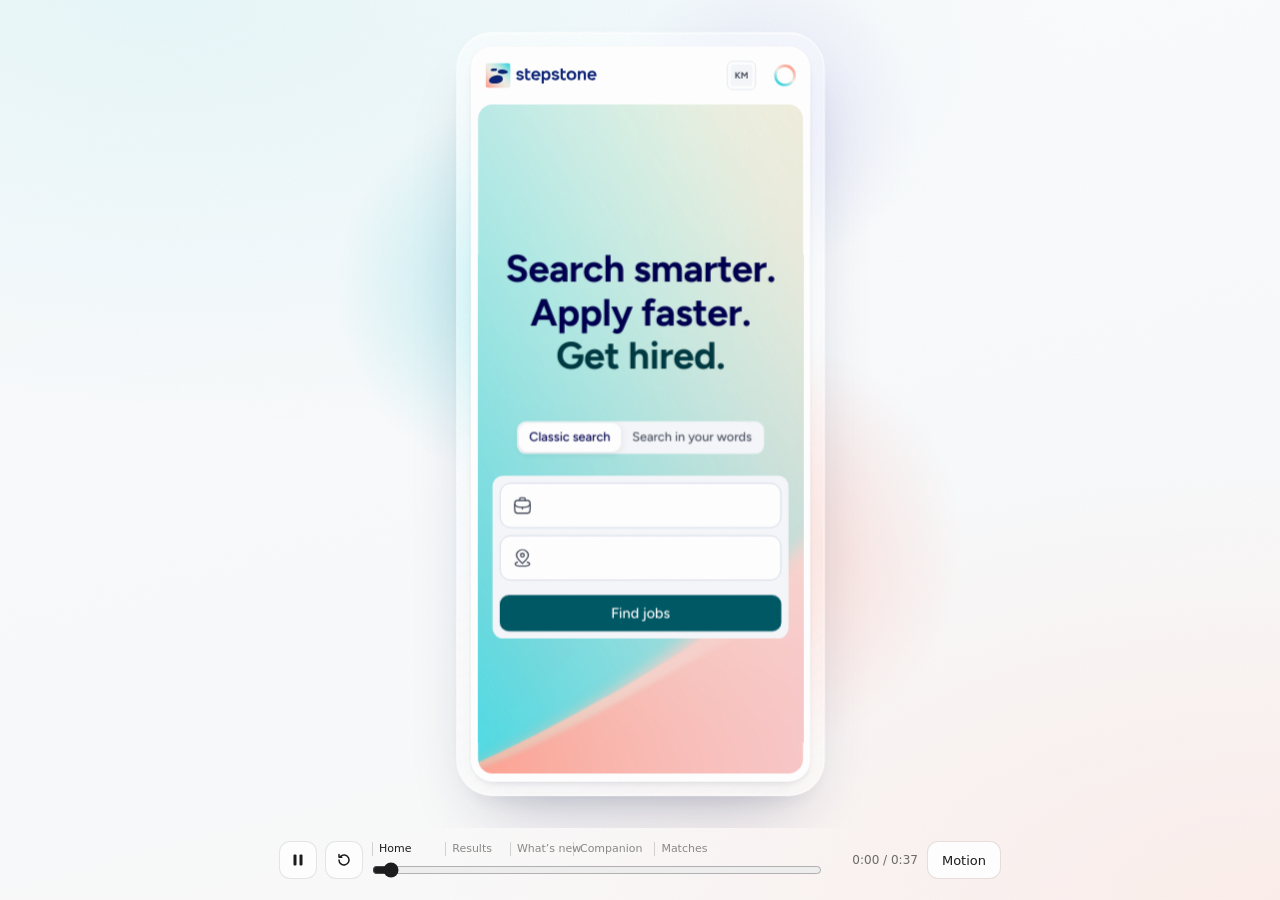
<file: demos/stepstone/index.html>
<!doctype html>
<html lang="en">
  <head>
    <meta charset="utf-8" />
    <meta name="viewport" content="width=device-width, initial-scale=1" />
    <title>Stepstone — AI job search, product demo</title>
    <link rel="preconnect" href="https://fonts.googleapis.com" />
    <link rel="preconnect" href="https://fonts.gstatic.com" crossorigin />
    <!-- Relative Pro (Genesis) is proprietary: use it if installed locally,
         otherwise Figtree is the closest open match in rhythm and shapes. -->
    <link
      href="https://fonts.googleapis.com/css2?family=Figtree:wght@400;500;700&display=swap"
      rel="stylesheet"
    />
    <link rel="stylesheet" href="demo.css?v=4" />
  </head>
  <body>
    <main class="viewer">
      <div class="stage" id="stage">
        <div class="fitbox" id="fitbox">
          <span class="orb orb--teal" aria-hidden="true"></span>
          <span class="orb orb--lilac" aria-hidden="true"></span>
          <span class="orb orb--peach" aria-hidden="true"></span>
          <div class="cam" id="cam">
            <div class="glass" aria-hidden="true"></div>
            <div class="phone" id="phone" aria-label="Animated product demo" role="img">

              <!-- ═════════ BASE: header shared by Home + Results ═════════ -->
              <header class="hdr" id="hdr">
                <div class="brand" id="brand">
                  <span class="brand-icon">
                    <img class="brand-bg" src="assets/logo-bg.svg" alt="" />
                    <img class="brand-stones" src="assets/logo-stones.svg" alt="" />
                  </span>
                  <img class="brand-word" src="assets/wordmark.svg" alt="stepstone" />
                </div>
                <div class="menu" id="menu">
                  <span class="avatar"><span><i>KM</i></span></span>
                  <img class="spin24" id="hdrSpin" src="assets/ai-spinner.svg" alt="" />
                </div>
              </header>

              <!-- ═════════ STATE 1: Home / Search ═════════ -->
              <section class="home" id="home">
                <div class="hero-bg" id="heroBg">
                  <img class="hero-grad" id="heroGrad" src="assets/home-gradient.png" alt="" />
                </div>
                <div class="hero-content">
                  <h1 class="headline" id="headline">
                    <span>Search smarter.</span>
                    <span>Apply faster.</span>
                    <span class="hired">Get hired.</span>
                  </h1>
                  <div class="search-options">
                    <div class="seg" id="seg">
                      <span class="seg-item is-on">Classic search</span>
                      <span class="seg-item">Search in your words</span>
                    </div>
                    <div class="fields" id="fields">
                      <div class="field" id="inJob">
                        <img src="assets/icon-jobs.svg" alt="" />
                        <span class="field-val"><span id="valJob" data-text="Product Manager"></span><i class="caret" id="caretJob"></i></span>
                      </div>
                      <div class="field" id="inLoc">
                        <img src="assets/icon-location.svg" alt="" />
                        <span class="field-val"><span id="valLoc" data-text="London"></span><i class="caret" id="caretLoc"></i></span>
                      </div>
                      <div class="btn btn-primary btn-block" id="findBtn">Find jobs</div>
                    </div>
                  </div>
                </div>
              </section>

              <!-- Shared surface: search fields → compact criteria header -->
              <div class="morph" id="morphFields"></div>

              <!-- ═════════ STATE 2: Search results ═════════ -->
              <section class="results" id="results">
                <div class="search-track">
                  <div class="track-tabs">
                    <span class="track-plus" id="trackPlus"><img src="assets/icon-plus.svg" alt="" /></span>
                    <span class="track-tab" id="trackTab">
                      <span class="track-tab-label" id="tabLabel">Product Manager</span>
                      <img src="assets/icon-remove.svg" alt="" />
                    </span>
                  </div>
                  <div class="content-area" id="contentArea">
                    <div class="search-content">
                      <div class="chips">
                        <span class="chip" id="chipJob"><span id="chipJobLabel">Product Manager</span></span>
                        <span class="chip" id="chipLoc"><span id="chipLocLabel">London</span><b class="mi" id="chipLocMi">+10mi</b></span>
                      </div>
                      <span class="pencil" id="pencil"><img src="assets/icon-pencil.svg" alt="" /></span>
                    </div>
                    <div class="impact" id="impact">
                      <span class="jobs-count"><img src="assets/icon-jobs16.svg" alt="" />453 Jobs</span>
                      <span class="fit fit--plain"><i class="bar"><b></b><b></b><b></b></i>Strong search</span>
                    </div>
                  </div>
                </div>

                <div class="list" id="list">
                  <div class="toolbar" id="toolbar">
                    <span class="tool"><img src="assets/icon-filter.svg" alt="" />Filters<b class="count">2</b></span>
                    <span class="tool">Best match<img src="assets/icon-sort.svg" alt="" class="sort" /></span>
                  </div>

                  <article class="job" id="job1">
                    <div class="job-top">
                      <span class="co-logo"><img src="assets/logo-wise.png" alt="" /></span>
                      <span class="job-feedback">
                        <img src="assets/icon-not-for-me.svg" alt="" />
                        <img src="assets/icon-heart.svg" alt="" />
                      </span>
                    </div>
                    <div class="job-role">
                      <span class="job-co">Wise</span>
                      <span class="job-title">Senior Product manager</span>
                    </div>
                    <div class="job-body">
                      <div class="job-meta">
                        <span><img src="assets/icon-map-marker.svg" alt="" class="i-marker" />London</span>
                        <span><img src="assets/icon-clock.svg" alt="" />Full time</span>
                        <span><img src="assets/icon-salary.svg" alt="" />69,000 - 91,000 £/year*</span>
                      </div>
                      <div class="ai-summary">
                        <span class="ai-summary-text">In this role you’ll help teams in a live environment. A CSCS card, own tools and previous experience fitting kitchens in live environments is required.</span>
                        <span class="ai-summary-btn"><img src="assets/icon-chevron-down.svg" alt="" /></span>
                      </div>
                      <div class="job-foot">
                        <span class="fit" id="fitJob1"><i class="bar"><b></b><b></b><b></b></i>High interview chance!</span>
                        <span class="posted">1 day ago</span>
                      </div>
                    </div>
                  </article>

                  <article class="job" id="job2">
                    <div class="job-top">
                      <span class="co-logo"><img src="assets/logo-gitlab.svg" alt="" /></span>
                      <span class="job-feedback">
                        <img src="assets/icon-not-for-me.svg" alt="" />
                        <img src="assets/icon-heart.svg" alt="" />
                      </span>
                    </div>
                    <div class="job-role">
                      <span class="job-co">Gitlab</span>
                      <span class="job-title">Senior Product manager</span>
                    </div>
                    <div class="job-body">
                      <div class="job-meta">
                        <span><img src="assets/icon-map-marker.svg" alt="" class="i-marker" />London</span>
                        <span><img src="assets/icon-clock.svg" alt="" />Full time</span>
                        <span><img src="assets/icon-salary.svg" alt="" />69,000 - 91,000 €/year*</span>
                      </div>
                      <div class="ai-summary">
                        <span class="ai-summary-text">In this role you’ll install display kitchens in a live showroom environment. A CSCS card, own tools and previous experience fitting kitchens in live environments is required.</span>
                        <span class="ai-summary-btn"><img src="assets/icon-chevron-down.svg" alt="" /></span>
                      </div>
                      <div class="job-foot">
                        <span class="fit"><i class="bar"><b></b><b></b><b></b></i>Strong fit!</span>
                        <span class="posted">1 day ago</span>
                      </div>
                    </div>
                  </article>
                </div>
              </section>

              <!-- ═════════ STATE 3: What's new ═════════ -->
              <div class="overlay" id="overlay"></div>
              <!-- Shared surface: modal card → Companion page -->
              <div class="sheet" id="sheet"></div>
              <div class="modal" id="modal">
                <div class="modal-head">
                  <div class="modal-tagrow" id="mTag">
                    <span class="tag-new">What’s new</span>
                    <img src="assets/icon-close.svg" alt="" class="modal-close" />
                  </div>
                  <h2 class="modal-title" id="mTitle">Your personal AI job agent</h2>
                </div>
                <p class="modal-body" id="mBody">Compare jobs side by side, check salaries, refine your search by asking, and see which jobs fit you best and why.</p>
                <div class="modal-foot" id="mFoot">
                  <span class="btn btn-link" id="laterBtn">Try it later</span>
                  <span class="btn btn-primary" id="tryBtn">Try it now</span>
                </div>
              </div>

              <!-- Shared surface: suggestion card → user request bubble -->
              <div class="morph" id="morphBubble"></div>

              <!-- ═════════ STATE 4: Companion intro ═════════ -->
              <section class="companion" id="companion">
                <img class="back" id="back" src="assets/icon-back.svg" alt="" />
                <div class="comp-content">
                  <div class="welcome">
                    <p class="intro" id="intro">Hi, I’m <span class="lisa">Lisa</span>, the Stepstone-AI for your job searches and applications.</p>
                    <p class="intro-desc" id="introDesc">Whether you're looking for the right job, fine-tuning your CV, or ready to apply — I'm here to help.</p>
                  </div>
                  <div class="suggestions" id="suggestions">
                    <div class="sugg-head" id="suggHead">
                      <span>Suggestions</span>
                      <span class="tracker"><i class="on"></i><i></i><i></i></span>
                    </div>
                    <div class="sugg-row">
                      <div class="prompt" id="prompt1">
                        <img src="assets/icon-fire.svg" alt="" class="prompt-icon" id="p1Icon" />
                        <span class="prompt-label" id="p1Label">Show my strongest matches and why</span>
                        <img src="assets/icon-arrow-up.svg" alt="" class="prompt-arrow" id="p1Arrow" />
                      </div>
                      <div class="prompt" id="prompt2">
                        <img src="assets/icon-suggest.svg" alt="" class="prompt-icon" />
                        <span class="prompt-label">Help me understand my results</span>
                        <img src="assets/icon-arrow-up.svg" alt="" class="prompt-arrow" />
                      </div>
                      <div class="prompt" id="prompt3">
                        <img src="assets/icon-fire.svg" alt="" class="prompt-icon" />
                        <span class="prompt-label">Get answers about my job search</span>
                        <img src="assets/icon-arrow-up.svg" alt="" class="prompt-arrow" />
                      </div>
                    </div>
                  </div>
                </div>
                <!-- Persistent interaction area (shared by intro + matches) -->
                <div class="interaction" id="interaction">
                  <div class="ask">
                    <span class="ask-ph">Ask anything...</span>
                    <span class="ask-send"><img src="assets/icon-arrow-up.svg" alt="" /></span>
                  </div>
                  <p class="disclaimer">Lisa is an AI assistant and may make mistakes.<br />Learn more in our <u>Privacy Policy</u> and our <u>AI-FAQ</u>s.</p>
                </div>
              </section>

              <!-- ═════════ STATE 5: Personalised matches ═════════ -->
              <section class="chat" id="chat">
                <div class="chat-inner" id="chatInner">
                  <div class="bubble" id="bubble"><span>Show my strongest matches and why</span></div>
                  <p class="answer" id="answer">Focusing on roles that lean into that "Design Engineering" hybrid you’re after—where the AI isn't just a feature, but core to the product.</p>
                  <div class="suggested">
                    <div class="matches" id="matches">
                      <div class="match">
                        <div class="match-head" id="m1Head">
                          <span class="co-logo co-logo--lg"><img src="assets/logo-synthesia.jpg" alt="" /></span>
                          <span class="match-names"><span>Synthesia</span><b>Principal Product Designer</b></span>
                          <img src="assets/icon-chevron-down.svg" alt="" class="match-chev" />
                        </div>
                        <span class="fit" id="m1Fit"><i class="bar"><b></b><b></b><b></b></i><span class="fit-text">High interview chance!</span></span>
                        <div class="match-actions" id="m1Act">
                          <span class="btn-sm btn-sm--secondary">View job detail</span>
                          <span class="btn-sm btn-sm--primary">Apply</span>
                        </div>
                      </div>
                      <i class="divider" id="mDivider"></i>
                      <div class="match">
                        <div class="match-head" id="m2Head">
                          <span class="co-logo co-logo--lg"><img src="assets/logo-faculty.jpg" alt="" /></span>
                          <span class="match-names"><span>Faculty</span><b>Senior/Staff Product Designer</b></span>
                          <img src="assets/icon-chevron-down.svg" alt="" class="match-chev" />
                        </div>
                        <span class="fit" id="m2Fit"><i class="bar"><b></b><b></b><b></b></i><span class="fit-text">High interview chance!</span></span>
                        <div class="match-actions" id="m2Act">
                          <span class="btn-sm btn-sm--secondary">View job detail</span>
                          <span class="btn-sm btn-sm--primary">Apply</span>
                        </div>
                      </div>
                    </div>
                    <div class="reactions" id="reactions">
                      <span><img src="assets/icon-thumbs-up.svg" alt="" /></span>
                      <span><img src="assets/icon-thumbs-down.svg" alt="" /></span>
                    </div>
                  </div>
                </div>
              </section>

              <!-- ═════════ TOP LAYER: shared elements in flight ═════════ -->
              <div class="ai-spin" id="aiSpin">
                <span class="ai-ring" id="aiRing"></span>
                <img class="spin24" id="aiSpinImg" src="assets/ai-spinner.svg" alt="" />
              </div>
              <span class="ghost" id="ghostJob">Product Manager</span>
              <span class="ghost" id="ghostLoc">London</span>
              <span class="touch" id="touch"></span>
              <div class="curtain" id="curtain"></div>
            </div>
          </div>
        </div>
      </div>

      <!-- ═════════ PLAYER CONTROLS ═════════ -->
      <div class="controls" id="controls">
        <div class="transport">
          <button type="button" class="ctl ctl-play" id="playBtn" aria-label="Pause">
            <svg viewBox="0 0 16 16" class="ic-pause"><rect x="3.5" y="2.5" width="3" height="11" rx="1"/><rect x="9.5" y="2.5" width="3" height="11" rx="1"/></svg>
            <svg viewBox="0 0 16 16" class="ic-play"><path d="M4.5 2.9v10.2a.6.6 0 0 0 .92.5l8-5.1a.6.6 0 0 0 0-1l-8-5.1a.6.6 0 0 0-.92.5Z"/></svg>
          </button>
          <button type="button" class="ctl" id="restartBtn" aria-label="Restart">
            <svg viewBox="0 0 16 16"><path d="M3 8a5 5 0 1 0 1.6-3.7M3 2.5v2.8h2.8" fill="none" stroke="currentColor" stroke-width="1.5" stroke-linecap="round" stroke-linejoin="round"/></svg>
          </button>
          <div class="scrub">
            <div class="scenes" id="scenes"></div>
            <input type="range" id="scrub" min="0" max="40" step="0.01" value="0" aria-label="Timeline" />
          </div>
          <span class="time" id="time">0:00 / 0:40</span>
          <button type="button" class="ctl ctl-text" id="settingsBtn" aria-expanded="false">Motion</button>
        </div>

        <form class="params" id="params" hidden>
          <label>Transition duration <output data-for="speed"></output>
            <input type="range" name="speed" min="0.6" max="1.6" step="0.05" value="1" /></label>
          <label>Scene hold <output data-for="hold"></output>
            <input type="range" name="hold" min="0.6" max="1.6" step="0.05" value="1" /></label>
          <label>Stagger <output data-for="stagger"></output>
            <input type="range" name="stagger" min="0" max="160" step="5" value="70" /></label>
          <label>Modal start scale <output data-for="modalScale"></output>
            <input type="range" name="modalScale" min="0.9" max="1" step="0.005" value="0.97" /></label>
          <label>Card entrance distance <output data-for="cardDist"></output>
            <input type="range" name="cardDist" min="0" max="40" step="1" value="16" /></label>
          <label>Easing
            <select name="easing">
              <option value="calm" selected>Calm (default)</option>
              <option value="crisp">Crisp</option>
              <option value="soft">Soft</option>
            </select></label>
          <label class="check"><input type="checkbox" name="touch" checked /> Touch indicator</label>
          <label>Camera zoom <output data-for="zoom"></output>
            <input type="range" name="zoom" min="0" max="1.5" step="0.05" value="1" /></label>
          <label class="check"><input type="checkbox" name="camera" checked /> Camera follows focus</label>
          <label class="check"><input type="checkbox" name="loop" checked /> Loop</label>
          <label class="check"><input type="checkbox" name="reduced" /> Reduced-motion version</label>
          <button type="reset" class="ctl ctl-text">Reset</button>
        </form>
      </div>
    </main>

    <script src="demo.js?v=5"></script>
  </body>
</html>
</file>
<file: demos/stepstone/demo.css>
/* ──────────────────────────────────────────────────────────────
   Stepstone AI job search — product demo
   Tokens mirror Genesis (Figma DL-2.5). Every animated value is
   driven from demo.js; CSS only defines rest states and the
   numeric custom properties (--f, --h, --mix) the timeline tweens.
   ────────────────────────────────────────────────────────────── */

:root {
  --text: #000050;
  --text-2: #4e5463;
  --placeholder: #6c7284;
  --border: #d6ddeb;
  --border-subdued: #e5e9f2;
  --bg-2: #f5f7fa;
  --accent: #e6f0ff;
  --accent-subdued: #f5f9ff;
  --action: #005966;
  --action-hover: #00434d;
  --deep-teal: #003a42;
  --focus: #0c2577;
  --font: "Relative Pro", "Figtree", system-ui, -apple-system, "Segoe UI", sans-serif;
}

* { box-sizing: border-box; margin: 0; padding: 0; }
img { display: block; }

html, body { height: 100%; }
body {
  /* Quiet cool-neutral wash, tinted with the Lisa gradient's hues. */
  background:
    radial-gradient(120% 80% at 12% 0%, rgba(98, 210, 219, 0.14), transparent 60%),
    radial-gradient(110% 80% at 100% 100%, rgba(251, 140, 120, 0.11), transparent 60%),
    linear-gradient(165deg, #fdfdfe 0%, #f8fafc 55%, #fcfaf9 100%);
  background-attachment: fixed;
  color: #1d1d1f;
  font: 14px/1.4 system-ui, -apple-system, "Segoe UI", sans-serif;
  -webkit-font-smoothing: antialiased;
}

/* ═════════ Viewer ═════════ */
.viewer {
  position: relative;
  height: 100vh;
  height: 100dvh;
  display: flex;
  flex-direction: column;
}
.stage {
  position: relative;
  flex: 1;
  min-height: 0;
  overflow: hidden;
}
/* Fine grain keeps the gradients from banding and gives the glass texture to frost. */
.viewer::after {
  content: "";
  position: absolute; inset: 0;
  pointer-events: none;
  opacity: 0.025;
  background-image: url("data:image/svg+xml,%3Csvg xmlns='http://www.w3.org/2000/svg' width='160' height='160'%3E%3Cfilter id='n'%3E%3CfeTurbulence type='fractalNoise' baseFrequency='.85' numOctaves='2' stitchTiles='stitch'/%3E%3CfeColorMatrix values='0 0 0 0 0 0 0 0 0 0 0 0 0 0 0 0 0 0 .6 0'/%3E%3C/filter%3E%3Crect width='100%25' height='100%25' filter='url(%23n)'/%3E%3C/svg%3E");
}
/* Layout size stays 375×812; the scale only fits it to the stage. */
.fitbox {
  --glass: 16px;
  position: absolute;
  left: 50%; top: 50%;
  width: 375px; height: 812px;
  margin: -406px 0 0 -187.5px;
  transform: scale(var(--fit, 1));
  transform-origin: 50% 50%;
}
/* No will-change: the browser must re-raster while zoomed so text stays crisp. */
.cam { position: relative; width: 100%; height: 100%; transform-origin: 50% 50%; }

/* Soft colour behind the glass so the frost has something to diffuse. */
.orb {
  position: absolute;
  border-radius: 50%;
  pointer-events: none;
}
.orb--teal {
  left: -150px; top: 60px; width: 420px; height: 420px;
  background: radial-gradient(closest-side, rgba(98, 210, 219, 0.42), rgba(98, 210, 219, 0));
}
.orb--peach {
  right: -170px; bottom: 30px; width: 460px; height: 460px;
  background: radial-gradient(closest-side, rgba(251, 140, 120, 0.3), rgba(251, 140, 120, 0));
}
.orb--lilac {
  right: -120px; top: -90px; width: 340px; height: 340px;
  background: radial-gradient(closest-side, rgba(176, 164, 236, 0.26), rgba(176, 164, 236, 0));
}

/* Frosted glass container around the device. */
.glass {
  position: absolute;
  inset: calc(var(--glass) * -1);
  border-radius: calc(24px + var(--glass));
  background: linear-gradient(150deg, rgba(255, 255, 255, 0.62) 0%, rgba(255, 255, 255, 0.28) 55%, rgba(255, 255, 255, 0.4) 100%);
  -webkit-backdrop-filter: blur(24px) saturate(160%);
  backdrop-filter: blur(24px) saturate(160%);
  border: 1px solid rgba(255, 255, 255, 0.75);
  box-shadow:
    inset 0 1px 0 rgba(255, 255, 255, 0.95),
    inset 0 -1px 1px rgba(255, 255, 255, 0.35),
    0 40px 80px -36px rgba(18, 28, 72, 0.3),
    0 14px 30px -18px rgba(18, 28, 72, 0.14);
}

/* ═════════ Phone ═════════ */
.phone {
  position: relative;
  width: 375px;
  height: 812px;
  overflow: hidden;
  border-radius: 24px;
  background: #fff;
  /* Sits on the glass, so just a close contact shadow — no outline. */
  box-shadow: 0 2px 6px rgba(18, 28, 72, 0.06), 0 10px 24px -14px rgba(18, 28, 72, 0.16);
  font-family: var(--font);
  color: var(--text);
  font-size: 16px;
  line-height: 24px;
  pointer-events: none;
  user-select: none;
  isolation: isolate;
  -webkit-font-smoothing: antialiased;
  text-rendering: geometricPrecision;
}
.phone > * { position: absolute; }

b { font-weight: 700; }

/* ═════════ Header ═════════ */
.hdr {
  left: 0; top: 0; width: 375px; height: 64px;
  padding: 12px 16px;
  display: flex; align-items: center; justify-content: space-between;
  background: #fff;
  z-index: 2;
}
.brand { display: flex; align-items: center; gap: 6px; padding-right: 8px; }
.brand-icon {
  position: relative; width: 28px; height: 28px;
  -webkit-mask: url(assets/logo-mask.svg) 0 0 / 28px 28px no-repeat;
  mask: url(assets/logo-mask.svg) 0 0 / 28px 28px no-repeat;
}
.brand-bg { position: absolute; inset: 0; width: 28px; height: 28px; }
.brand-stones { position: absolute; left: 3.95px; top: 6.09px; width: 21.081px; height: 16.939px; }
.brand-word { width: 88.656px; height: 16.895px; margin-top: 1px; margin-right: 8px; }
.menu { display: flex; align-items: center; gap: 16px; }
.avatar {
  width: 40px; height: 40px; padding: 4px;
  display: grid; place-items: center;
}
.avatar > span {
  width: 32px; height: 32px; padding: 3px;
  border: 1px solid var(--border-subdued); border-radius: 6px;
  background: #fff;
}
.avatar i {
  width: 100%; height: 100%;
  display: grid; place-items: center;
  border-radius: 4px; background: var(--bg-2);
  font-style: normal; font-size: 10px; line-height: 14px; font-weight: 700;
  color: var(--text-2);
}
.spin24 { width: 24px; height: 24px; }

/* ═════════ Home ═════════ */
.home { left: 0; top: 64px; width: 375px; height: 748px; }
.hero-bg {
  position: absolute; left: 8px; top: 0; width: 359px; height: 739px;
  border-radius: 16px; overflow: hidden;
}
.hero-grad {
  position: absolute; left: -236px; top: -3px; width: 1333px; height: 750px;
  object-fit: cover; max-width: none;
  will-change: transform;
}
.hero-content {
  position: absolute; inset: 0;
  padding: 0 24px;
  display: flex; flex-direction: column; align-items: center; justify-content: center;
  gap: 48px;
}
.headline {
  width: 100%;
  display: flex; flex-direction: column; align-items: center;
  font-size: 42px; line-height: 48px; font-weight: 700;
  letter-spacing: -0.01em;
  text-align: center; color: var(--text);
}
.headline .hired { color: var(--deep-teal); }
.search-options { width: 100%; display: flex; flex-direction: column; align-items: center; gap: 24px; }
.seg { display: flex; padding: 2px; background: var(--bg-2); border-radius: 10px; }
.seg-item {
  padding: 4px 12px; border-radius: 10px;
  font-size: 14px; line-height: 24px; font-weight: 500; white-space: nowrap;
  color: var(--text-2);
}
.seg-item.is-on { background: #fff; color: var(--text); filter: drop-shadow(0 2px 4px rgba(0, 0, 0, 0.08)); }

.fields {
  width: 100%;
  padding: 8px;
  border-radius: 12px;
  background: rgba(245, 247, 250, var(--bgA, 1));
  display: flex; flex-direction: column; gap: 8px;
}
.field {
  --f: 0;
  display: flex; align-items: center; gap: 12px;
  height: 50px; padding: 12px;
  background: #fff;
  border: 1px solid color-mix(in srgb, var(--focus) calc(var(--f) * 100%), var(--border));
  box-shadow: inset 0 0 0 calc(var(--f) * 1px) var(--focus);
  border-radius: 12px;
}
.field img { width: 24px; height: 24px; flex: none; }
.field-val { position: relative; display: flex; align-items: center; height: 24px; opacity: 0.8; font-size: 16px; line-height: 24px; }
.caret {
  display: block; width: 1.5px; height: 20px; margin-left: 1px;
  background: var(--text); border-radius: 1px; opacity: 0;
}
.btn {
  display: inline-flex; align-items: center; justify-content: center;
  padding: 8px 16px; border-radius: 10px;
  font-size: 16px; line-height: 24px; font-weight: 500; white-space: nowrap;
}
.btn-primary {
  --h: 0;
  background: color-mix(in srgb, var(--action-hover) calc(var(--h) * 100%), var(--action));
  color: #fff;
}
.btn-block { width: 100%; height: 40px; margin-top: 8px; }
.btn-link { color: var(--text); }

/* Shared morph surfaces (geometry via clip-path, colour via --mix) */
.morph {
  left: 0; top: 0; width: 375px; height: 812px;
  opacity: 0; visibility: hidden;
  --mix: 0;
}
#morphFields { background: color-mix(in srgb, var(--accent) calc(var(--mix) * 100%), var(--bg-2)); z-index: 1; }
#morphBubble { background: color-mix(in srgb, var(--accent-subdued) calc(var(--mix) * 100%), var(--accent)); z-index: 5; }

/* ═════════ Results ═════════ */
.results { left: 0; top: 80px; width: 375px; z-index: 1; }
.search-track { padding: 0 8px; display: flex; flex-direction: column; }
.track-tabs { display: flex; align-items: center; width: 344px; position: relative; z-index: 2; }
.track-plus { width: 40px; height: 36px; display: grid; place-items: center; }
.track-plus img { width: 15.5px; height: 15.5px; }
.track-tab {
  display: flex; align-items: center; gap: 8px;
  padding: 8px 12px; max-width: 188px;
  background: var(--accent);
  border-radius: 12px 12px 0 0;
  font-size: 14px; line-height: 20px; font-weight: 500;
}
.track-tab img { width: 20px; height: 20px; padding: 5.37px 5.38px; }
.content-area {
  border: 2px solid var(--accent);
  border-radius: 12px;
  overflow: hidden;
  background: #fff;
}
.search-content {
  display: flex; align-items: flex-start; gap: 4px;
  padding: 12px;
  background: var(--accent);
  border-radius: 0 0 12px 12px;
}
.chips { flex: 1; display: flex; flex-wrap: wrap; gap: 8px; align-items: center; }
.chip {
  display: inline-flex; align-items: center; gap: 4px;
  height: 24px; padding: 0 8px;
  background: #fff; border-radius: 10px;
  font-size: 12px; line-height: 18px; white-space: nowrap;
}
.mi {
  height: 16px; padding: 0 4px; border-radius: 4px;
  background: #ebeef5; font-weight: 500;
  font-size: 12px; line-height: 16px;
}
.pencil { width: 28px; height: 28px; display: grid; place-items: center; }
.pencil img { width: 14.25px; height: 14.25px; }
.impact {
  height: 48px; padding: 8px 16px;
  display: flex; align-items: center; justify-content: space-between;
  font-size: 14px; line-height: 20px; font-weight: 500;
}
.jobs-count { display: flex; align-items: center; gap: 4px; }
.jobs-count img { width: 16px; height: 16px; }

/* Fit score tag */
.fit {
  display: inline-flex; align-items: center; gap: 8px;
  height: 24px; padding: 4px 8px;
  border-radius: 4px;
  background: #f2fdfb;
  font-size: 14px; line-height: 20px; font-weight: 500;
  color: var(--deep-teal);
  white-space: nowrap;
}
.fit--plain { background: none; padding: 4px 0; color: var(--text); }
.bar { display: flex; gap: 2px; width: 24px; height: 6px; border-radius: 2px; overflow: hidden; flex: none; }
.bar b { flex: 1; height: 8px; margin-top: -1px; transform-origin: 0 50%; }
.bar b:nth-child(1) { background: #d2f3f5; }
.bar b:nth-child(2) { background: #88dbe1; }
.bar b:nth-child(3) { background: #30b4c4; }

.list { margin-top: 16px; padding: 0 8px; display: flex; flex-direction: column; gap: 12px; }
.toolbar { height: 32px; display: flex; align-items: center; justify-content: space-between; }
.tool {
  display: flex; align-items: center; gap: 8px;
  padding: 4px 8px;
  font-size: 14px; line-height: 20px; font-weight: 500;
}
.tool img { width: 16px; height: 16px; }
.tool img.sort { width: 8.25px; height: 11px; margin: 0 3.87px; }
.count {
  height: 20px; padding: 0 6px; border-radius: 4px; background: #ebeef5;
  font-size: 12px; line-height: 20px; font-weight: 500;
}

.job {
  display: flex; flex-direction: column; gap: 12px;
  border: 1px solid var(--border-subdued);
  border-radius: 12px;
  background: #fff;
}
.job-top { display: flex; justify-content: space-between; align-items: flex-start; padding: 16px 16px 0; }
.co-logo {
  width: 40px; height: 40px; padding: 2.875px;
  border: 0.719px solid var(--border);
  border-radius: 5.75px;
  background: #fff;
  overflow: hidden;
}
.co-logo img { width: 100%; height: 100%; object-fit: cover; border-radius: 2px; }
.job-feedback { display: flex; gap: 16px; }
.job-feedback img { width: 24px; height: 24px; margin: 2px; }
.job-role { display: flex; flex-direction: column; gap: 4px; padding: 0 16px; }
.job-co { font-size: 14px; line-height: 20px; }
.job-title { font-size: 18px; line-height: 26px; font-weight: 700; white-space: nowrap; overflow: hidden; text-overflow: ellipsis; }
.job-body { display: flex; flex-direction: column; gap: 16px; padding: 4px 16px 16px; }
.job-meta { display: flex; flex-direction: column; gap: 12px; }
.job-meta span {
  display: flex; align-items: center; gap: 8px;
  font-size: 16px; line-height: 24px; font-weight: 500; white-space: nowrap;
}
.job-meta img { width: 24px; height: 24px; }
.job-meta img.i-marker { padding: 2.25px 3.25px; }
.ai-summary {
  display: flex; align-items: center; gap: 8px;
  padding: 8px 12px;
  background: var(--bg-2); border-radius: 12px;
}
.ai-summary-text {
  flex: 1; min-width: 0;
  font-size: 14px; line-height: 20px;
  white-space: nowrap; overflow: hidden; text-overflow: ellipsis;
}
.ai-summary-btn { width: 28px; height: 28px; display: grid; place-items: center; }
.ai-summary-btn img { width: 11px; height: 5.73px; }
.job-foot { display: flex; justify-content: space-between; align-items: center; }
.posted { padding: 0 8px; font-size: 14px; line-height: 24px; font-weight: 500; }

/* ═════════ What's new ═════════ */
.overlay {
  inset: 0;
  background: rgba(0, 0, 0, 0.26); /* overlay 65% @ 40% opacity */
  z-index: 3;
  opacity: 0;
}
.sheet {
  left: 0; top: 0; width: 375px; height: 812px;
  background: #fff;
  z-index: 3;
  opacity: 0; visibility: hidden;
}
.modal {
  left: 8px; top: 64px; width: 359px;
  background: #fff;
  border-radius: 16px;
  box-shadow: 0 4px 16px rgba(0, 0, 0, 0.12);
  z-index: 4;
  opacity: 0;
  transform-origin: 50% 0;
}
.modal-head { padding: 16px 16px 8px; display: flex; flex-direction: column; gap: 16px; }
.modal-tagrow { display: flex; align-items: flex-start; justify-content: space-between; }
.tag-new {
  height: 24px; padding: 0 8px; border-radius: 4px;
  background: #f6eefc; color: #460a52;
  font-size: 14px; line-height: 24px; font-weight: 500;
}
.modal-close { width: 20px; height: 20px; padding: 5.37px 5.38px; }
.modal-title { padding-bottom: 2px; font-size: 20px; line-height: 28px; font-weight: 700; }
.modal-body { padding: 0 16px 8px; font-size: 14px; line-height: 20px; }
.modal-foot { padding: 16px; display: flex; align-items: center; justify-content: space-between; }

/* ═════════ Companion ═════════ */
.companion { inset: 0; z-index: 6; }
.back { position: absolute; left: 12px; top: 18px; width: 28px; height: 28px; }
.comp-content {
  position: absolute; left: 0; right: 0; top: 84px; bottom: 196px;
  padding: 20px 20px 0;
  display: flex; flex-direction: column; align-items: center; gap: 24px;
}
.welcome { flex: 1; width: 100%; display: flex; flex-direction: column; justify-content: center; gap: 16px; }
.intro { font-size: 32px; line-height: 36px; font-weight: 500; letter-spacing: -0.005em; }
.lisa {
  background: linear-gradient(-66.19deg, rgb(98, 210, 219) 10.6%, rgb(218, 172, 183) 42.7%, rgb(251, 140, 120) 86.2%);
  -webkit-background-clip: text; background-clip: text;
  color: transparent;
}
.w { display: inline-block; white-space: pre; }
.intro-desc { font-size: 18px; line-height: 26px; color: var(--text-2); }
.suggestions { width: 343px; flex: none; display: flex; flex-direction: column; gap: 12px; }
.sugg-head { display: flex; align-items: center; justify-content: space-between; font-size: 16px; line-height: 24px; }
.tracker { display: flex; gap: 8px; min-width: 80px; justify-content: flex-end; }
.tracker i { width: 8px; height: 8px; border-radius: 999px; background: var(--border); }
.tracker i.on { width: 24px; background: var(--focus); }
.sugg-row { display: flex; gap: 8px; }
.prompt {
  --h: 0;
  position: relative;
  flex: none; width: 280px; height: 114px;
  padding: 16px;
  display: flex; flex-direction: column; gap: 12px;
  border-radius: 16px;
  border: 4px solid transparent;
  isolation: isolate;
}
.prompt::before {
  content: ""; position: absolute; inset: -4px; z-index: -1;
  border-radius: 16px;
  background: color-mix(in srgb, #d9e7fc calc(var(--h) * 100%), var(--accent));
  opacity: var(--bgA, 1);
}
.prompt-icon { width: 20px; height: 20px; }
.prompt-label { padding-right: 16px; font-size: 18px; line-height: 26px; }
.prompt-arrow { position: absolute; right: 12px; bottom: 12px; width: 20px; height: 20px; }

.interaction {
  position: absolute; left: 0; right: 0; bottom: 0;
  padding: 16px 16px 12px;
  display: flex; flex-direction: column; gap: 12px;
  background: #fff;
  z-index: 1;
}
.ask {
  height: 100px; padding: 16px;
  border: 1px solid var(--border); border-radius: 10px;
  display: flex; flex-direction: column; justify-content: space-between;
  background: #fff;
}
.ask-ph { font-size: 14px; line-height: 20px; color: var(--placeholder); }
.ask-send {
  align-self: flex-end;
  width: 28px; height: 28px; border-radius: 8px;
  background: #f1f4f8;
  display: grid; place-items: center;
}
.ask-send img { width: 20px; height: 20px; opacity: 0.55; }
.disclaimer { font-size: 12px; line-height: 18px; color: var(--text-2); text-align: center; }
.disclaimer u { text-underline-offset: 2px; }

/* ═════════ Matches ═════════ */
.chat {
  left: 0; top: 64px; width: 375px; height: 572px; overflow: hidden; z-index: 7;
  /* Content that scrolls up softens under the header instead of cutting. */
  -webkit-mask-image: linear-gradient(to bottom, transparent 0, #000 14px);
  mask-image: linear-gradient(to bottom, transparent 0, #000 14px);
}
.chat-inner { padding: 16px; display: flex; flex-direction: column; align-items: flex-end; gap: 24px; }
.bubble {
  max-width: 328px;
  padding: 12px 16px;
  border-radius: 12px;
  background: var(--accent-subdued);
}
.bubble span { display: block; max-width: 240px; font-size: 16px; line-height: 24px; }
.answer { width: 100%; font-size: 16px; line-height: 24px; }
.suggested { width: 343px; display: flex; flex-direction: column; gap: 12px; }
.matches {
  padding: 4px 4px 16px;
  display: flex; flex-direction: column; gap: 8px;
  border: 1px solid var(--border-subdued);
  border-radius: 16px;
  background: #fff;
  box-shadow: 0 1px 2px rgba(0, 0, 0, 0.06);
}
.match { padding: 12px; display: flex; flex-direction: column; gap: 8px; }
.match-head { display: flex; align-items: flex-start; gap: 12px; }
.co-logo--lg {
  width: 48px; height: 48px; padding: 4px;
  border: 1px solid var(--border-subdued); border-radius: 8px;
}
.co-logo--lg img { border-radius: 4.3px; }
.match-names { flex: 1; display: flex; flex-direction: column; justify-content: center; align-self: center; font-size: 14px; line-height: 20px; }
.match-chev { width: 16px; height: 16px; padding: 5.5px 2.5px 4.77px; }
.match .fit { align-self: flex-start; }
.match-actions { display: flex; gap: 16px; margin-top: 8px; }
.btn-sm {
  flex: 1;
  display: flex; align-items: center; justify-content: center;
  padding: 4px 12px; border-radius: 8px;
  font-size: 14px; line-height: 24px; font-weight: 500;
}
.btn-sm--secondary { border: 1px solid var(--deep-teal); color: var(--deep-teal); background: #fff; }
.btn-sm--primary { background: var(--action); color: #fff; border: 1px solid var(--action); }
.divider { display: block; height: 1px; background: var(--border); transform-origin: 0 50%; }
.reactions { display: flex; gap: 4px; }
.reactions span { width: 24px; height: 24px; display: grid; place-items: center; }
.reactions img { width: 13px; height: 13px; }

/* ═════════ Top layer ═════════ */
.ai-spin { left: 329px; top: 14px; width: 36px; height: 36px; z-index: 8; display: grid; place-items: center; opacity: 0; }
.ai-ring {
  position: absolute; inset: 0;
  border-radius: 100px;
  background: #fff;
  border: 2px solid rgba(255, 255, 255, 0.5);
  background-clip: padding-box;
}
.ai-spin .spin24 { position: relative; }
.ghost {
  left: 0; top: 0;
  z-index: 9;
  font-size: 16px; line-height: 24px;
  white-space: nowrap;
  transform-origin: 0 0;
  opacity: 0; visibility: hidden;
}
.touch {
  left: 0; top: 0; width: 36px; height: 36px; margin: -18px 0 0 -18px;
  border-radius: 50%;
  background: rgba(12, 37, 119, 0.16);
  box-shadow: 0 0 0 1.5px rgba(255, 255, 255, 0.85), 0 2px 10px rgba(0, 0, 40, 0.18);
  z-index: 10;
  opacity: 0;
}
.curtain { inset: 0; background: #fff; z-index: 11; opacity: 0; }

/* Nothing shows until the timeline renders its first frame. */
.phone:not(.is-ready) > * { visibility: hidden; }

/* ═════════ Controls ═════════ */
.controls {
  padding: 14px clamp(16px, 4vw, 40px) 22px;
  display: flex; flex-direction: column; align-items: center; gap: 12px;
}
.transport {
  width: min(720px, 100%);
  display: flex; align-items: center; gap: 10px;
}
.ctl {
  flex: none;
  height: 36px; min-width: 36px;
  display: inline-grid; place-items: center;
  border: 0; border-radius: 10px;
  background: #fff; color: #1d1d1f;
  box-shadow: 0 0 0 1px rgba(0, 0, 0, 0.08);
  font: 500 13px/1 system-ui, -apple-system, sans-serif;
  cursor: pointer;
  transition: background-color 0.16s ease-out, transform 0.16s ease-out;
}
.ctl:hover { background: #f7f7f5; }
.ctl:active { transform: scale(0.97); }
.ctl:focus-visible { outline: 2px solid var(--focus); outline-offset: 2px; }
.ctl svg { width: 16px; height: 16px; fill: currentColor; }
.ctl-text { padding: 0 14px; }
.ctl-play .ic-play { display: none; }
.ctl-play.is-paused .ic-play { display: block; }
.ctl-play.is-paused .ic-pause { display: none; }
.scrub { flex: 1; position: relative; display: flex; flex-direction: column; gap: 6px; }
.scenes { position: relative; height: 14px; font-size: 11px; line-height: 14px; color: #8a8a86; }
.scenes button {
  position: absolute; top: 0;
  border: 0; background: none; padding: 0 0 0 6px;
  font: inherit; color: inherit; cursor: pointer;
  border-left: 1px solid rgba(0, 0, 0, 0.15);
  white-space: nowrap;
}
.scenes button:hover, .scenes button.is-on { color: #1d1d1f; }
.scrub input { width: 100%; accent-color: #1d1d1f; }
@media (max-width: 760px) {
  /* Not enough room for labels: keep the markers as ticks with tooltips. */
  .scenes button { font-size: 0; width: 10px; height: 14px; }
}
.time { flex: none; width: 86px; text-align: right; font-variant-numeric: tabular-nums; color: #6b6b67; font-size: 12px; }
.params {
  width: min(720px, 100%);
  display: grid; grid-template-columns: repeat(auto-fill, minmax(200px, 1fr));
  gap: 10px 20px;
  padding: 16px;
  border-radius: 14px;
  background: #fff;
  box-shadow: 0 0 0 1px rgba(0, 0, 0, 0.06);
  font-size: 12px; color: #4a4a46;
}
.params[hidden] { display: none; }
.params label { display: flex; flex-wrap: wrap; justify-content: space-between; gap: 4px; }
.params label input[type="range"], .params select { width: 100%; accent-color: #1d1d1f; }
.params select { font: inherit; padding: 4px; border-radius: 6px; border: 1px solid #ddd; background: #fff; }
.params output { color: #1d1d1f; font-variant-numeric: tabular-nums; }
.params .check { justify-content: flex-start; align-items: center; gap: 8px; }
.params button { justify-self: start; }

/* ═════════ Embed (portfolio card) ═════════ */
.is-embed .viewer { height: 100%; }
.is-embed .controls { display: none; }
</file>
